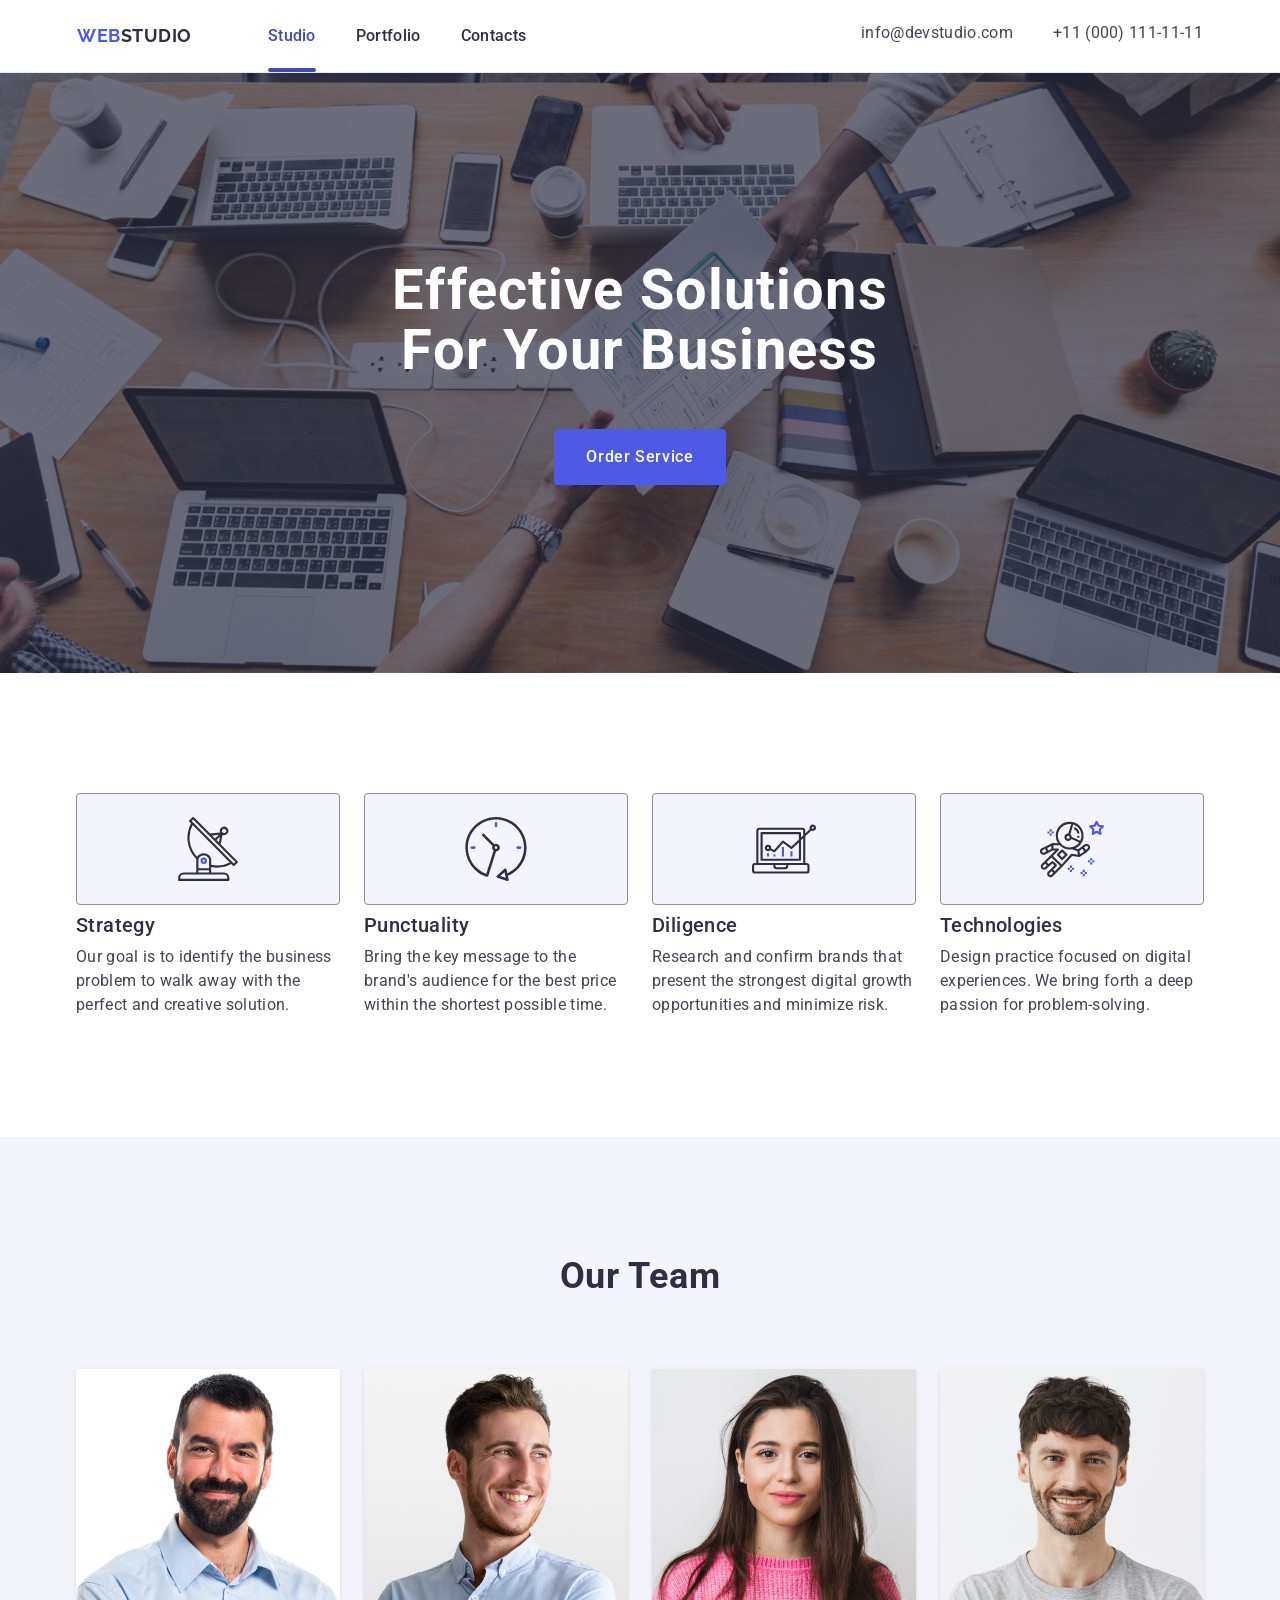
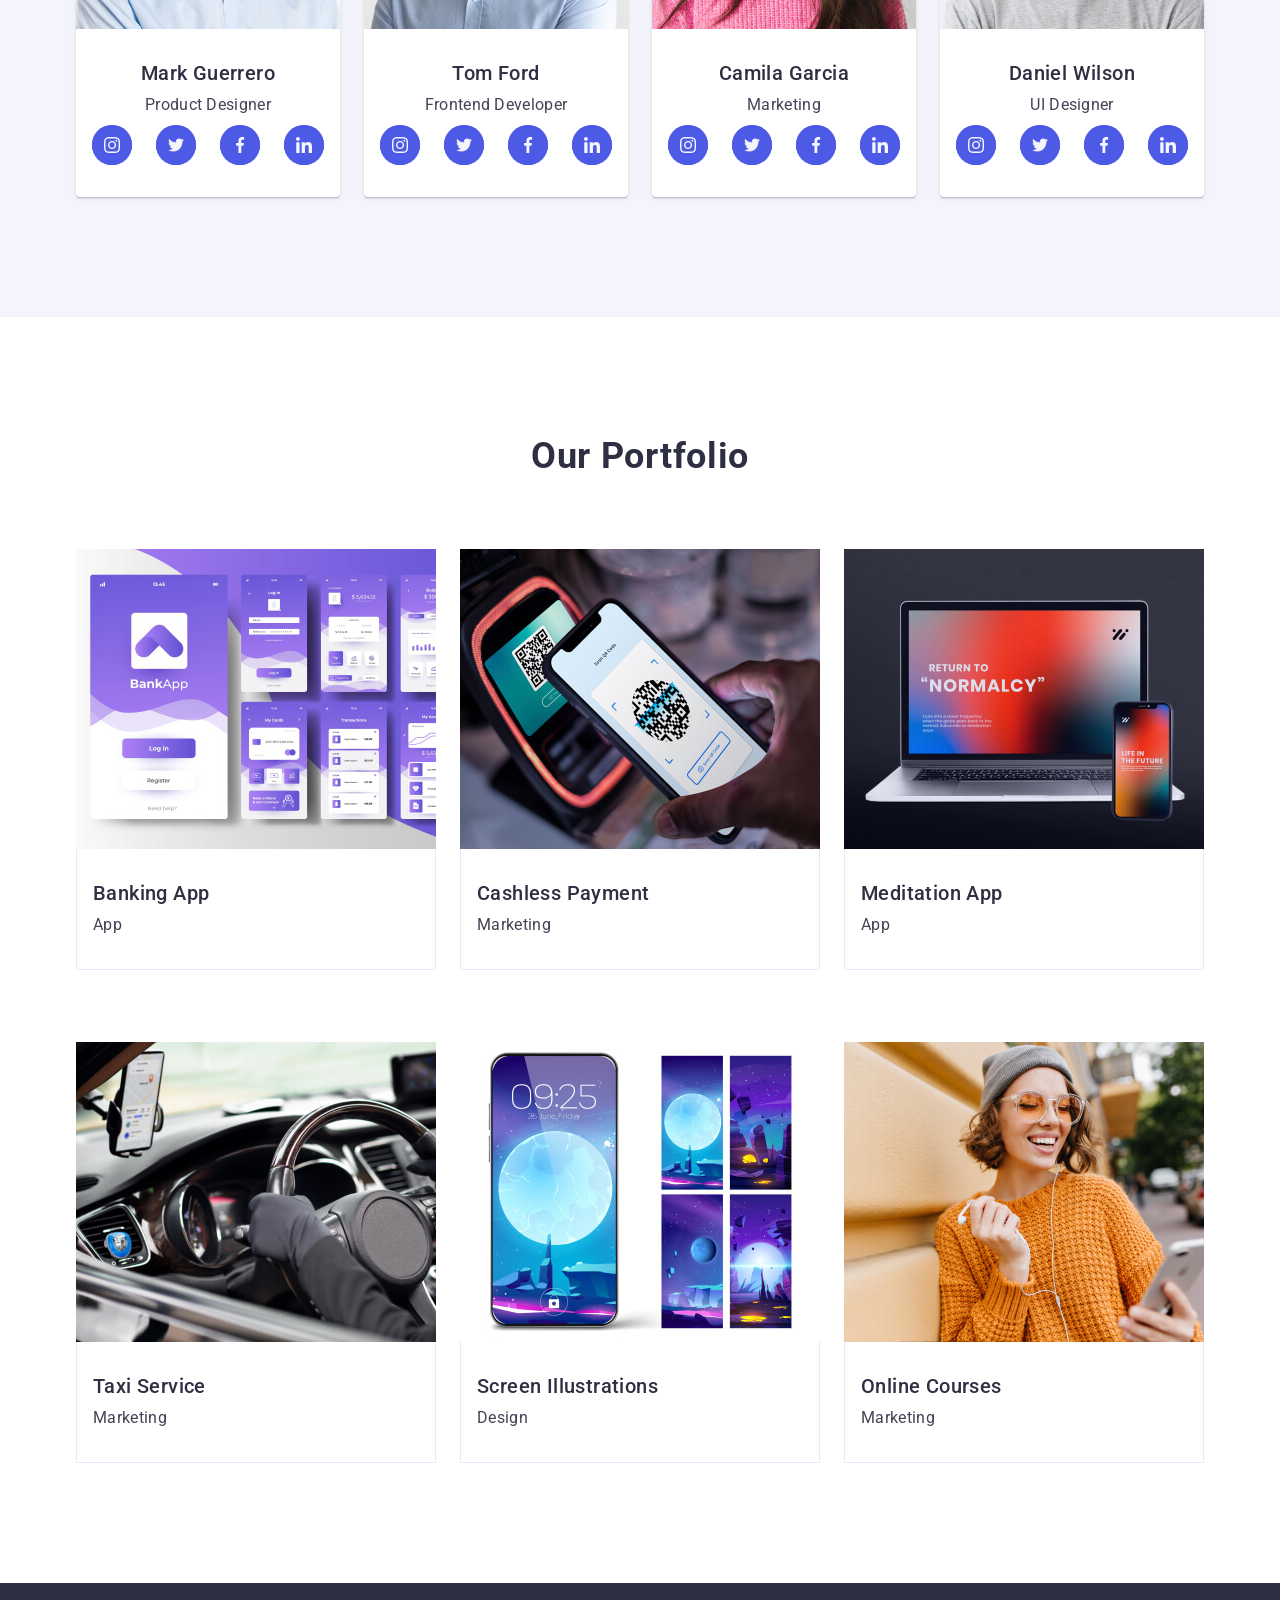
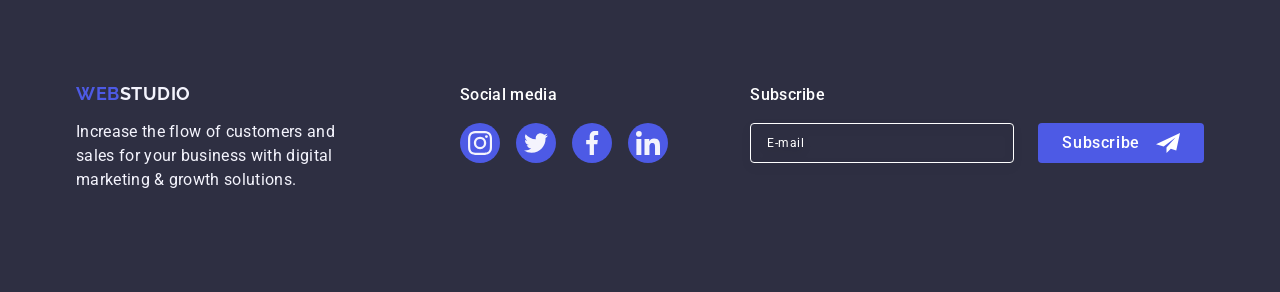
<file: index.html>
<!DOCTYPE html>
<html lang="en">
  <head>
    <meta charset="UTF-8" />
    <meta name="viewport" content="width=device-width, initial-scale=1.0" />

    <title>WebStudio</title>

    <link
      rel="stylesheet"
      href="https://cdnjs.cloudflare.com/ajax/libs/modern-normalize/2.0.0/modern-normalize.min.css"
      integrity="sha512-4xo8blKMVCiXpTaLzQSLSw3KFOVPWhm/TRtuPVc4WG6kUgjH6J03IBuG7JZPkcWMxJ5huwaBpOpnwYElP/m6wg=="
      crossorigin="anonymous"
      referrerpolicy="no-referrer"
    />

    <link rel="stylesheet" href="./css/styles.css" />
    <link rel="preconnect" href="https://fonts.googleapis.com" />
    <link rel="preconnect" href="https://fonts.gstatic.com" crossorigin />
    <link
      href="https://fonts.googleapis.com/css2?family=Open+Sans:wght@400;500;700&family=Raleway:wght@400;500;700&family=Roboto:wght@400;500;700&display=swap"
      rel="stylesheet"
    />
  </head>

  <body>
    <!-- ================= HERO ================= -->

    <header class="hero">
      <div class="container">
        <nav class="hero-nav">
          <a class="logo" href="./index.html">
            Web<span class="logo-studio">Studio</span></a
          >
          <ul class="hero-menu">
            <li class="hero-link">
              <a class="nav-link active" href="./index.html">Studio</a>
            </li>
            <li class="hero-link">
              <a class="nav-link" href="./portfolio.html">Portfolio</a>
            </li>
            <li class="hero-link">
              <a class="nav-link" href="">Contacts</a>
            </li>
          </ul>
        </nav>
        <button
          class="mobile-open-burger-btn"
          type="button"
          id="is-open-mobile"
        >
          <svg class="mobile-open-btn-icon" width="24" height="24">
            <use href="./images/icons.svg#icon-burger"></use>
          </svg>
        </button>

        <address class="hero-contacts">
          <ul class="hero-contacts-link">
            <li class="hero-item">
              <a class="contacts-link" href="mailto:info@devstudio.com"
                >info@devstudio.com</a
              >
            </li>
            <li class="hero-item">
              <a class="contacts-link" href="tel:+110001111111"
                >+11 (000) 111-11-11</a
              >
            </li>
          </ul>
        </address>
      </div>
    </header>

    <!-- ================== SECTION_1 ================== -->

    <main>
      <section class="title">
        <div class="container">
          <h1 class="title-text">Effective Solutions For Your Business</h1>
          <button class="title-btn" type="button" id="open-form-modal-btn">
            Order Service
          </button>
        </div>
      </section>

      <!-- ================== SECTION_2 ================== -->

      <section class="about">
        <div class="container">
          <h2 class="visually-hidden">About us</h2>

          <ul class="about-container">
            <li class="about-item">
              <div class="about-svg-container">
                <svg width="64" height="64">
                  <use href="./images/icons.svg#icon-antenna"></use>
                </svg>
              </div>

              <h3 class="about-subtitle">Strategy</h3>
              <p class="about-text">
                Our goal is to identify the business problem to walk away with
                the perfect and creative solution.
              </p>
            </li>

            <li class="about-item">
              <div class="about-svg-container">
                <svg width="64" height="64">
                  <use href="./images/icons.svg#icon-clock"></use>
                </svg>
              </div>

              <h3 class="about-subtitle">Punctuality</h3>
              <p class="about-text">
                Bring the key message to the brand's audience for the best price
                within the shortest possible time.
              </p>
            </li>

            <li class="about-item">
              <div class="about-svg-container">
                <svg width="64" height="64">
                  <use href="./images/icons.svg#icon-diagram"></use>
                </svg>
              </div>

              <h3 class="about-subtitle">Diligence</h3>
              <p class="about-text">
                Research and confirm brands that present the strongest digital
                growth opportunities and minimize risk.
              </p>
            </li>

            <li class="about-item">
              <div class="about-svg-container">
                <svg width="64" height="64">
                  <use href="./images/icons.svg#icon-astronaut"></use>
                </svg>
              </div>

              <h3 class="about-subtitle">Technologies</h3>
              <p class="about-text">
                Design practice focused on digital experiences. We bring forth a
                deep passion for problem-solving.
              </p>
            </li>
          </ul>
        </div>
      </section>

      <!-- ================== SECTION_3 ================== -->

      <section class="team">
        <div class="container">
          <h2 class="team-title">Our Team</h2>

          <ul class="team-conrainer">
            <li class="team-card">
              <img
                srcset="./images/mark_guerrero@2x.jpg 2x"
                src="./images/mark_guerrero.jpg"
                alt="Product Designer"
                width="264"
                height="260"
              />
              <div class="team-card-container">
                <h3 class="team-card-name">Mark Guerrero</h3>
                <p class="team-card-subtitle">Product Designer</p>

                <ul class="team-svg-container">
                  <li class="team-svg">
                    <a class="team-svg-link" href="">
                      <svg class="team-svg-social" width="16" height="16">
                        <use href="./images/icons.svg#icon-instagram"></use>
                      </svg>
                    </a>
                  </li>

                  <li class="team-svg">
                    <a class="team-svg-link" href="">
                      <svg class="team-svg-social" width="16" height="16">
                        <use href="./images/icons.svg#icon-twitter"></use>
                      </svg>
                    </a>
                  </li>

                  <li class="team-svg">
                    <a class="team-svg-link" href="">
                      <svg class="team-svg-social" width="16" height="16">
                        <use href="./images/icons.svg#icon-facebook"></use>
                      </svg>
                    </a>
                  </li>

                  <li class="team-svg">
                    <a class="team-svg-link" href="">
                      <svg class="team-svg-social" width="16" height="16">
                        <use href="./images/icons.svg#icon-linkedin"></use>
                      </svg>
                    </a>
                  </li>
                </ul>
              </div>
            </li>

            <li class="team-card">
              <img
                srcset="./images/tom_ford@2x.jpg 2x"
                src="./images/tom_ford.jpg"
                alt="Frontend Developer"
                width="264"
                height="260"
              />
              <div class="team-card-container">
                <h3 class="team-card-name">Tom Ford</h3>
                <p class="team-card-subtitle">Frontend Developer</p>

                <ul class="team-svg-container">
                  <li class="team-svg">
                    <a class="team-svg-link" href="">
                      <svg class="team-svg-social" width="16" height="16">
                        <use href="./images/icons.svg#icon-instagram"></use>
                      </svg>
                    </a>
                  </li>

                  <li class="team-svg">
                    <a class="team-svg-link" href="">
                      <svg class="team-svg-social" width="16" height="16">
                        <use href="./images/icons.svg#icon-twitter"></use>
                      </svg>
                    </a>
                  </li>

                  <li class="team-svg">
                    <a class="team-svg-link" href="">
                      <svg class="team-svg-social" width="16" height="16">
                        <use href="./images/icons.svg#icon-facebook"></use>
                      </svg>
                    </a>
                  </li>

                  <li class="team-svg">
                    <a class="team-svg-link" href="">
                      <svg class="team-svg-social" width="16" height="16">
                        <use href="./images/icons.svg#icon-linkedin"></use>
                      </svg>
                    </a>
                  </li>
                </ul>
              </div>
            </li>

            <li class="team-card">
              <img
                srcset="./images/camila_garcia@2x.jpg 2x"
                src="./images/camila_garcia.jpg"
                alt="Marketing"
                width="264"
                height="260"
              />
              <div class="team-card-container">
                <h3 class="team-card-name">Camila Garcia</h3>
                <p class="team-card-subtitle">Marketing</p>

                <ul class="team-svg-container">
                  <li class="team-svg">
                    <a class="team-svg-link" href="">
                      <svg class="team-svg-social" width="16" height="16">
                        <use href="./images/icons.svg#icon-instagram"></use>
                      </svg>
                    </a>
                  </li>

                  <li class="team-svg">
                    <a class="team-svg-link" href="">
                      <svg class="team-svg-social" width="16" height="16">
                        <use href="./images/icons.svg#icon-twitter"></use>
                      </svg>
                    </a>
                  </li>

                  <li class="team-svg">
                    <a class="team-svg-link" href="">
                      <svg class="team-svg-social" width="16" height="16">
                        <use href="./images/icons.svg#icon-facebook"></use>
                      </svg>
                    </a>
                  </li>

                  <li class="team-svg">
                    <a class="team-svg-link" href="">
                      <svg class="team-svg-social" width="16" height="16">
                        <use href="./images/icons.svg#icon-linkedin"></use>
                      </svg>
                    </a>
                  </li>
                </ul>
              </div>
            </li>

            <li class="team-card">
              <img
                srcset="./images/daniel_wilson@2x.jpg 2x"
                src="./images/daniel_wilson.jpg"
                alt="UI Designer"
                width="264"
                height="260"
              />
              <div class="team-card-container">
                <h3 class="team-card-name">Daniel Wilson</h3>
                <p class="team-card-subtitle">UI Designer</p>

                <ul class="team-svg-container">
                  <li class="team-svg">
                    <a class="team-svg-link" href="">
                      <svg class="team-svg-social" width="16" height="16">
                        <use href="./images/icons.svg#icon-instagram"></use>
                      </svg>
                    </a>
                  </li>

                  <li class="team-svg">
                    <a class="team-svg-link" href="">
                      <svg class="team-svg-social" width="16" height="16">
                        <use href="./images/icons.svg#icon-twitter"></use>
                      </svg>
                    </a>
                  </li>

                  <li class="team-svg">
                    <a class="team-svg-link" href="">
                      <svg class="team-svg-social" width="16" height="16">
                        <use href="./images/icons.svg#icon-facebook"></use>
                      </svg>
                    </a>
                  </li>

                  <li class="team-svg">
                    <a class="team-svg-link" href="">
                      <svg class="team-svg-social" width="16" height="16">
                        <use href="./images/icons.svg#icon-linkedin"></use>
                      </svg>
                    </a>
                  </li>
                </ul>
              </div>
            </li>
          </ul>
        </div>
      </section>

      <!-- ================== SECTION_4 ================== -->

      <section class="portfolio" id="portfolio">
        <div class="container">
          <h2 class="portfolio-title">Our Portfolio</h2>

          <ul class="portfolio-container">
            <li class="portfolio-card">
              <div class="portfolio-slide">
                <img
                  srcset="
                    ./images/mobile-img/banking_app_mobile.jpg    288w,
                    ./images/mobile-img/banking_app_mobile@2x.jpg 576w,
                    ./images/tablet-img/banking_app_tablet.jpg    356w,
                    ./images/tablet-img/banking_app_tablet@2x.jpg 712w,
                    ./images/banking_app.jpg                      360w,
                    ./images/banking_app@2x.jpg                   720w
                  "
                  sizes="(min-width: 1158px) 360px, (min-width: 768px) 356px, (max-width: 767px) 288px "
                  src="./images/banking_app_mobile.jpg"
                  alt="Banking App"
                />
                <p class="portfolio-slide-text">
                  14 Stylish and User-Friendly App Design Concepts · Task
                  Manager App · Calorie Tracker App · Exotic Fruit Ecommerce App
                  · Cloud Storage App
                </p>
              </div>

              <div class="portfolio-list">
                <h3 class="portfolio-name">Banking App</h3>
                <p class="portfolio-text">App</p>
              </div>
            </li>

            <li class="portfolio-card">
              <div class="portfolio-slide">
                <img
                  srcset="
                    ./images/mobile-img/cashless_ayment_mobile.jpg    288w,
                    ./images/mobile-img/cashless_ayment_mobile@2x.jpg 576w,
                    ./images/tablet-img/cashless_ayment_tablet.jpg    356w,
                    ./images/tablet-img/cashless_ayment_tablet@2x.jpg 712w,
                    ./images/cashless_ayment.jpg                      360w,
                    ./images/cashless_ayment@2x.jpg                   720w
                  "
                  sizes="(min-width: 1158px) 360px, (min-width: 768px) 356px, (max-width: 767px) 288px "
                  src="./images/mobile-img/cashless_ayment_mobile.jpg"
                  alt="Cashless Payment"
                />
                <p class="portfolio-slide-text">
                  14 Stylish and User-Friendly App Design Concepts · Task
                  Manager App · Calorie Tracker App · Exotic Fruit Ecommerce App
                  · Cloud Storage App
                </p>
              </div>

              <div class="portfolio-list">
                <h3 class="portfolio-name">Cashless Payment</h3>
                <p class="portfolio-text">Marketing</p>
              </div>
            </li>

            <li class="portfolio-card">
              <div class="portfolio-slide">
                <img
                  srcset="
                    ./images/mobile-img/meditation_app_mobile.jpg    288w,
                    ./images/mobile-img/meditation_app_mobile@2x.jpg 576w,
                    ./images/tablet-img/meditation_app_tablet.jpg    356w,
                    ./images/tablet-img/meditation_app_tablet@2x.jpg 712w,
                    ./images/meditation_app.jpg                      360w,
                    ./images/meditation_app@2x.jpg                   720w
                  "
                  sizes="(min-width: 1158px) 360px, (min-width: 768px) 356px, (max-width: 767px) 288px "
                  src="./images/mobile-img/meditation_app_mobile.jpg  "
                  alt="Meditation App"
                />

                <p class="portfolio-slide-text">
                  14 Stylish and User-Friendly App Design Concepts · Task
                  Manager App · Calorie Tracker App · Exotic Fruit Ecommerce App
                  · Cloud Storage App
                </p>
              </div>

              <div class="portfolio-list">
                <h3 class="portfolio-name">Meditation App</h3>
                <p class="portfolio-text">App</p>
              </div>
            </li>

            <li class="portfolio-card">
              <div class="portfolio-slide">
                <img
                  srcset="
                    ./images/mobile-img/taxi_mobile.jpg    288w,
                    ./images/mobile-img/taxi_mobile@2x.jpg 576w,
                    ./images/tablet-img/taxi_tablet.jpg    356w,
                    ./images/tablet-img/taxi_tablet@2x.jpg 712w,
                    ./images/taxi.jpg                      360w,
                    ./images/taxi@2x.jpg                   720w
                  "
                  sizes="(min-width: 1158px) 360px, (min-width: 768px) 356px, (max-width: 767px) 288px "
                  src="./images/mobile-img/taxi_mobile.jpg"
                  alt="Taxi Service"
                />

                <p class="portfolio-slide-text">
                  14 Stylish and User-Friendly App Design Concepts · Task
                  Manager App · Calorie Tracker App · Exotic Fruit Ecommerce App
                  · Cloud Storage App
                </p>
              </div>

              <div class="portfolio-list">
                <h3 class="portfolio-name">Taxi Service</h3>
                <p class="portfolio-text">Marketing</p>
              </div>
            </li>

            <li class="portfolio-card">
              <div class="portfolio-slide">
                <img
                  srcset="
                    ./images/mobile-img/screen_illustrations_mobile.jpg    288w,
                    ./images/mobile-img/screen_illustrations_mobile@2x.jpg 576w,
                    ./images/tablet-img/screen_illustrations_tablet.jpg    356w,
                    ./images/tablet-img/screen_illustrations_tablet@2x.jpg 712w,
                    ./images/screen_illustrations.jpg                      360w,
                    ./images/screen_illustrations@2x.jpg                   720w
                  "
                  sizes="(min-width: 1158px) 360px, (min-width: 768px) 356px, (max-width: 767px) 288px "
                  src="./images/mobile-img/screen_illustrations_mobile.jpg "
                  alt="Screen Illustrations"
                />

                <p class="portfolio-slide-text">
                  14 Stylish and User-Friendly App Design Concepts · Task
                  Manager App · Calorie Tracker App · Exotic Fruit Ecommerce App
                  · Cloud Storage App
                </p>
              </div>

              <div class="portfolio-list">
                <h3 class="portfolio-name">Screen Illustrations</h3>
                <p class="portfolio-text">Design</p>
              </div>
            </li>

            <li class="portfolio-card">
              <div class="portfolio-slide">
                <img
                  srcset="
                    ./images/mobile-img/online_courses_mobile.jpg    288w,
                    ./images/mobile-img/online_courses_mobile@2x.jpg 576w,
                    ./images/tablet-img/online_courses_tablet.jpg    356w,
                    ./images/tablet-img/online_courses_tablet@2x.jpg 712w,
                    ./images/online_courses.jpg                      360w,
                    ./images/online_courses@2x.jpg                   720w
                  "
                  sizes="(min-width: 1158px) 360px, (min-width: 768px) 356px, (max-width: 767px) 288px "
                  src="./images/mobile-img/online_courses_mobile.jpg"
                  alt="Online Courses"
                />

                <p class="portfolio-slide-text">
                  14 Stylish and User-Friendly App Design Concepts · Task
                  Manager App · Calorie Tracker App · Exotic Fruit Ecommerce App
                  · Cloud Storage App
                </p>
              </div>

              <div class="portfolio-list">
                <h3 class="portfolio-name">Online Courses</h3>
                <p class="portfolio-text">Marketing</p>
              </div>
            </li>
          </ul>
        </div>
      </section>
    </main>

    <!-- ================== FOOTER ================== -->

    <footer class="footer" id="contacts">
      <div class="container">
        <div class="footer-box">
          <a class="logo-footer" href="./index.html">
            Web<span class="logo-studio-footer">Studio</span></a
          >

          <p class="footer-cont-text">
            Increase the flow of customers and sales for your business with
            digital marketing & growth solutions.
          </p>
        </div>

        <div class="footer-social">
          <p class="footer-title">Social media</p>

          <ul class="footer-svg-container">
            <li class="footer-svg">
              <a class="footer-svg-link" href="">
                <svg class="footer-social" width="24" height="24" fill="#FFF">
                  <use href="./images/icons.svg#icon-instagram"></use>
                </svg>
              </a>
            </li>

            <li class="footer-svg">
              <a class="footer-svg-link" href="">
                <svg class="footer-social" width="24" height="24" fill="#FFF">
                  <use href="./images/icons.svg#icon-twitter"></use>
                </svg>
              </a>
            </li>

            <li class="footer-svg">
              <a class="footer-svg-link" href="">
                <svg class="footer-social" width="24" height="24" fill="#FFF">
                  <use href="./images/icons.svg#icon-facebook"></use>
                </svg>
              </a>
            </li>

            <li class="footer-svg">
              <a class="footer-svg-link" href="">
                <svg class="footer-social" width="24" height="24" fill="#FFF">
                  <use href="./images/icons.svg#icon-linkedin"></use>
                </svg>
              </a>
            </li>
          </ul>
        </div>

        <div class="footer-subscribe">
          <p class="footer-title">Subscribe</p>

          <form class="footer-search-container">
            <label class="footer-search">
              <input
                class="footer-subscribe-search"
                type="email"
                name="user-email-footer"
                placeholder="E-mail"
                required
              />
            </label>
            <button class="footer-subscribe-button" type="submit">
              Subscribe
              <svg
                class="footer-subscribe-svg"
                width="24"
                height="24"
                fill="#FFF"
              >
                <use href="./images/icons.svg#icon-airline"></use>
              </svg>
            </button>
          </form>
        </div>
      </div>
    </footer>

    <!-- ======================== MODAL ======================== -->

    <div class="backdrop" id="form-modal">
      <div class="modal-form-container">
        <button class="modal-close-btn" type="button">
          <svg class="modal-svg-close" width="8" height="8">
            <use href="./images/icons.svg#icon-close"></use>
          </svg>
        </button>

        <!-- ======================== REVIEW FORM WINDOW ======================== -->

        <p class="modal-title">Leave your contacts and we will call you back</p>

        <form class="modal-form" id="form">
          <div class="modal-review-form-field">
            <label class="modal-stroke" for="user-name">Name</label>
            <div class="modal-stroke-wrapper">
              <input
                class="modal-stroke-item"
                type="text"
                name="user-name"
                id="user-name"
                required
                pattern="[a-zA-Zа-яА-ЯіІїЇєЄґҐйЙʼ]+"
                title="Alex"
              />
              <svg class="modal-svg-items" width="18" height="24">
                <use href="./images/icons.svg#icon-person"></use>
              </svg>
            </div>
          </div>

          <div class="modal-review-form-field">
            <label class="modal-stroke" for="phone-number">Phone</label>
            <div class="modal-stroke-wrapper">
              <input
                class="modal-stroke-item"
                type="tel"
                name="phone-number"
                id="phone-number"
                required
                pattern="[0-9]{3}-[0-9]{3}-[0-9]{2}-[0-9]{2}"
                title="xxx-xxx-xx-xx"
              />
              <svg class="modal-svg-items" width="18" height="24">
                <use href="./images/icons.svg#icon-phone"></use>
              </svg>
            </div>
          </div>

          <div class="modal-review-form-field">
            <label class="modal-stroke" for="user-email">Email</label>
            <div class="modal-stroke-wrapper">
              <input
                class="modal-stroke-item"
                type="email"
                name="user-email"
                id="user-email"
                required
              />
              <svg class="modal-svg-items" width="18" height="24">
                <use href="./images/icons.svg#icon-email"></use>
              </svg>
            </div>
          </div>

          <div class="review-form-field-checkbox">
            <label class="modal-stroke" for="user-comment">Comment</label>
            <textarea
              class="modal-comment"
              name="user-comment"
              id="user-comment"
              placeholder="Text input"
            ></textarea>
          </div>

          <!-- ======================== MODAL CHECKBOX ======================== -->

          <div class="modal-checkbox-field-wrapper">
            <input
              class="modal-checkbox visually-hidden"
              type="checkbox"
              id="user-privacy"
              value="true"
              name="user-privacy"
              required
            />

            <label class="modal-checkbox-label" for="user-privacy">
              <span class="modal-checkbox-privaice">
                <svg class="modal-checkbox-svg" width="10" height="8">
                  <use href="./images/icons.svg#icon-check"></use>
                </svg>
              </span>
            </label>
            <div class="modal-checkbox-text">
              I accept the terms and conditions of the
              <a class="modal-link" href="">Privacy Policy</a>
            </div>
          </div>
          <button class="modal-btn" type="submit" id="launch-btn">Send</button>
        </form>
      </div>
    </div>

    <!-- ======================== MOBILE MODAL BURGER ======================== -->

    <div class="mobile-backdrop" id="mobile-form">
      <div class="mobile-close-button">
        <button class="mobile-close-btn" type="button" id="mobile-close-btn">
          <svg class="modal-mobile-checkbox-svg" width="8" height="8">
            <use href="./images/icons.svg#icon-mobile-close-btn"></use>
          </svg>
        </button>
      </div>
      <div class="mobile-modal-hero-nav">
        <ul class="mobile-modal-hero-menu">
          <li class="mobile-modal-hero-link">
            <a class="mobile-modal-nav-link active-mobile" href="./index.html"
              >Studio</a
            >
          </li>
          <li class="mobile-modal-hero-link">
            <a class="mobile-modal-nav-link" href="./portfolio.html"
              >Portfolio</a
            >
          </li>
          <li class="mobile-modal-hero-link">
            <a class="mobile-modal-nav-link" href="">Contacts</a>
          </li>
        </ul>
      </div>

      <div class="mobile-hero-contacts">
        <ul class="mobile-hero-contacts-link">
          <li class="mobile-hero-item">
            <a class="mobile-contacts-link" href="tel:+110001111111"
              >+11 (000) 111-11-11</a
            >
          </li>
          <li class="mobile-hero-item">
            <a class="mobile-contacts-link" href="mailto:info@devstudio.com">
              <span>info@devstudio.com</span></a
            >
          </li>
        </ul>
      </div>

      <div class="mobile-social-svg-link">
        <ul class="mobile-svg-container">
          <li class="mobile-svg">
            <a class="mobile-svg-link" href="">
              <svg class="mobile-svg-social" width="24" height="24">
                <use href="./images/icons.svg#icon-instagram"></use>
              </svg>
            </a>
          </li>

          <li class="mobile-svg">
            <a class="mobile-svg-link" href="">
              <svg class="mobile-svg-social" width="24" height="24">
                <use href="./images/icons.svg#icon-twitter"></use>
              </svg>
            </a>
          </li>

          <li class="mobile-svg">
            <a class="mobile-svg-link" href="">
              <svg class="mobile-svg-social" width="24" height="24">
                <use href="./images/icons.svg#icon-facebook"></use>
              </svg>
            </a>
          </li>

          <li class="mobile-svg">
            <a class="mobile-svg-link" href="">
              <svg class="mobile-svg-social" width="24" height="24">
                <use href="./images/icons.svg#icon-linkedin"></use>
              </svg>
            </a>
          </li>
        </ul>
      </div>
    </div>
    <script src="./js/form.js"></script>
    <script src="./js/burger.js"></script>
  </body>
</html>
</file>
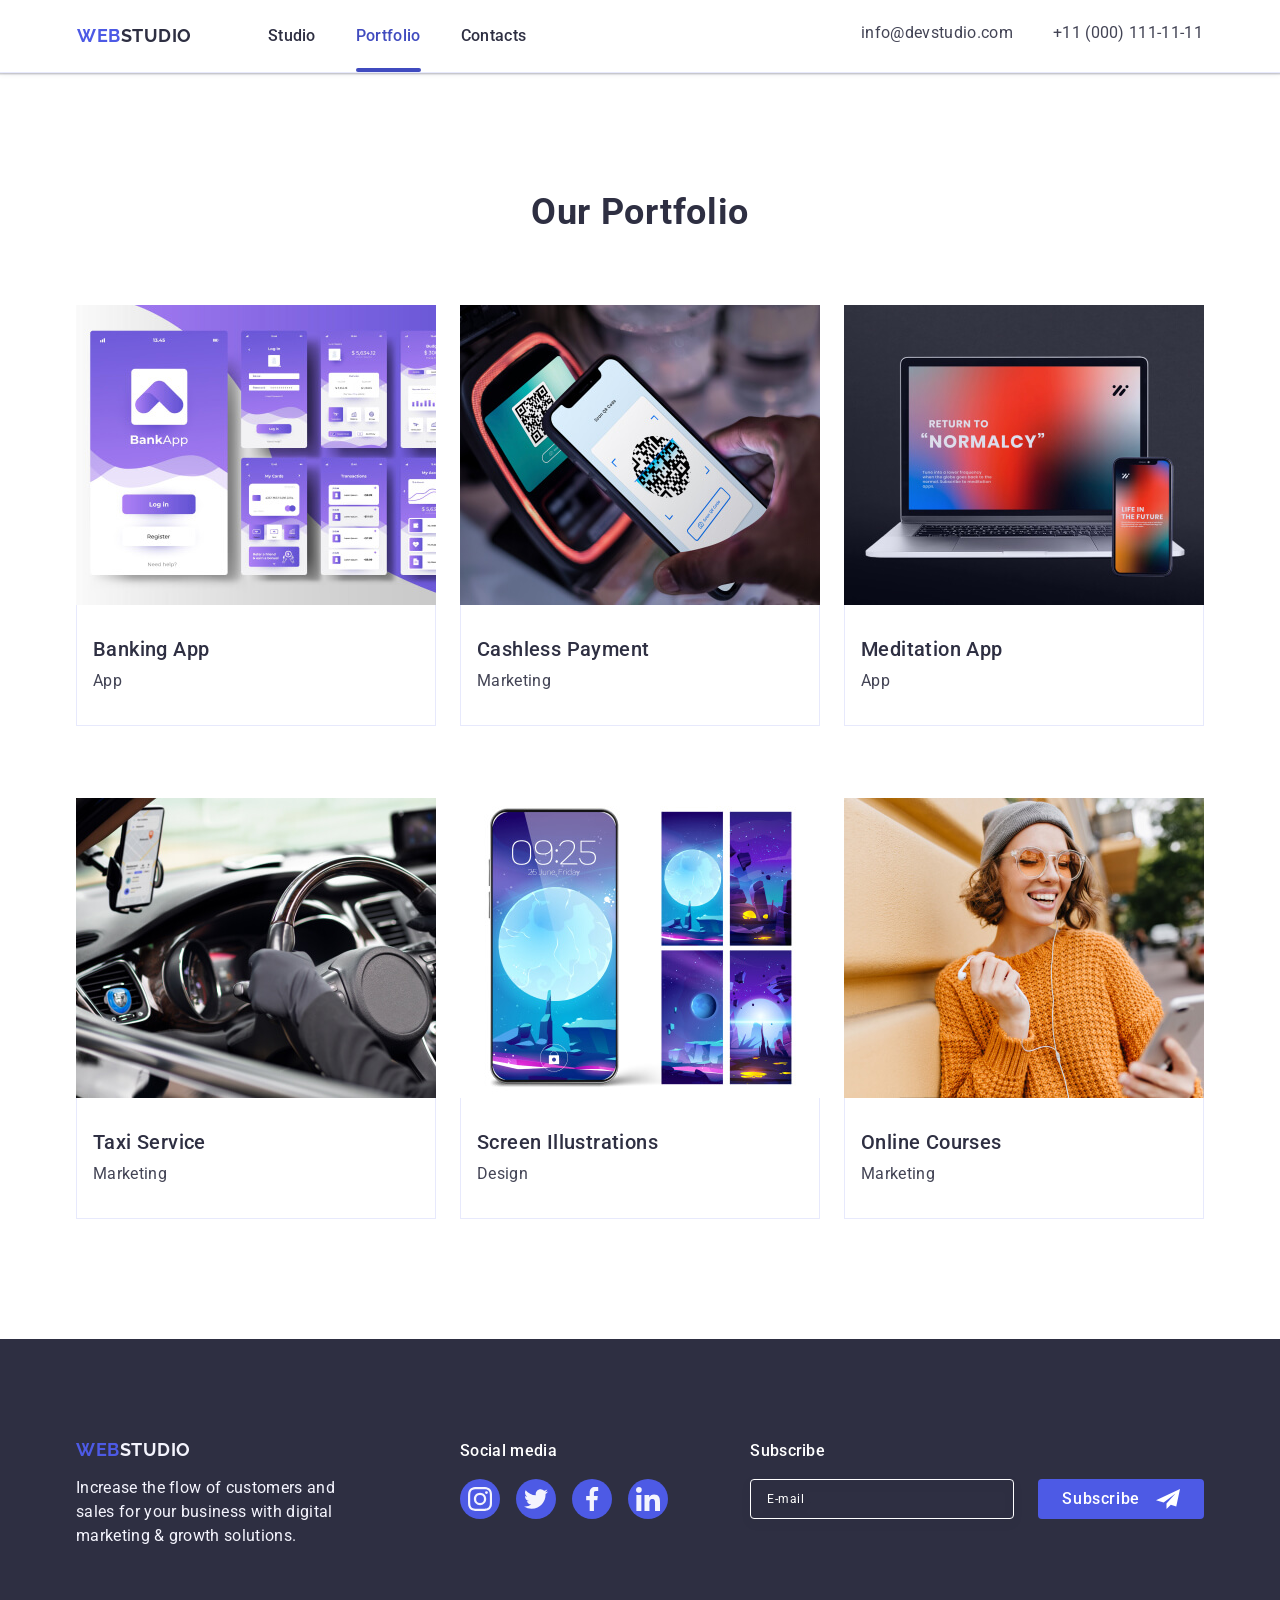
<file: portfolio.html>
<!DOCTYPE html>
<html lang="en">
  <head>
    <meta charset="UTF-8" />
    <meta name="viewport" content="width=device-width, initial-scale=1.0" />

    <title>WebStudio</title>

    <link
      rel="stylesheet"
      href="https://cdnjs.cloudflare.com/ajax/libs/modern-normalize/2.0.0/modern-normalize.min.css"
      integrity="sha512-4xo8blKMVCiXpTaLzQSLSw3KFOVPWhm/TRtuPVc4WG6kUgjH6J03IBuG7JZPkcWMxJ5huwaBpOpnwYElP/m6wg=="
      crossorigin="anonymous"
      referrerpolicy="no-referrer"
    />

    <link rel="stylesheet" href="./css/styles.css" />
    <link rel="preconnect" href="https://fonts.googleapis.com" />
    <link rel="preconnect" href="https://fonts.gstatic.com" crossorigin />
    <link
      href="https://fonts.googleapis.com/css2?family=Open+Sans:wght@400;500;700&family=Raleway:wght@400;500;700&family=Roboto:wght@400;500;700&display=swap"
      rel="stylesheet"
    />
  </head>
  <body>
    <header class="hero">
      <div class="container">
        <nav class="hero-nav">
          <a class="logo" href="./index.html">
            Web<span class="logo-studio">Studio</span></a
          >
          <ul class="hero-menu">
            <li class="hero-link">
              <a class="nav-link" href="./index.html">Studio</a>
            </li>
            <li class="hero-link">
              <a class="nav-link active" href="./portfolio.html">Portfolio</a>
            </li>
            <li class="hero-link">
              <a class="nav-link" href="">Contacts</a>
            </li>
          </ul>
        </nav>
        <button
          class="mobile-open-burger-btn"
          type="button"
          id="is-open-mobile"
        >
          <svg class="mobile-open-btn-icon" width="24" height="24">
            <use href="./images/icons.svg#icon-burger"></use>
          </svg>
        </button>

        <address class="hero-contacts">
          <ul class="hero-contacts-link">
            <li class="hero-item">
              <a class="contacts-link" href="mailto:info@devstudio.com"
                >info@devstudio.com</a
              >
            </li>
            <li class="hero-item">
              <a class="contacts-link" href="tel:+110001111111"
                >+11 (000) 111-11-11</a
              >
            </li>
          </ul>
        </address>
      </div>
    </header>
    <section class="portfolio" id="portfolio">
      <div class="container">
        <h2 class="portfolio-title">Our Portfolio</h2>

        <ul class="portfolio-container">
          <li class="portfolio-card">
            <div class="portfolio-slide">
              <img
                srcset="
                  ./images/mobile-img/banking_app_mobile.jpg    288w,
                  ./images/mobile-img/banking_app_mobile@2x.jpg 576w,
                  ./images/tablet-img/banking_app_tablet.jpg    356w,
                  ./images/tablet-img/banking_app_tablet@2x.jpg 712w,
                  ./images/banking_app.jpg                      360w,
                  ./images/banking_app@2x.jpg                   720w
                "
                sizes="(min-width: 1158px) 360px, (min-width: 768px) 356px, (max-width: 767px) 288px "
                src="./images/banking_app_mobile.jpg"
                alt="Banking App"
              />
              <p class="portfolio-slide-text">
                14 Stylish and User-Friendly App Design Concepts · Task Manager
                App · Calorie Tracker App · Exotic Fruit Ecommerce App · Cloud
                Storage App
              </p>
            </div>

            <div class="portfolio-list">
              <h3 class="portfolio-name">Banking App</h3>
              <p class="portfolio-text">App</p>
            </div>
          </li>

          <li class="portfolio-card">
            <div class="portfolio-slide">
              <img
                srcset="
                  ./images/mobile-img/cashless_ayment_mobile.jpg    288w,
                  ./images/mobile-img/cashless_ayment_mobile@2x.jpg 576w,
                  ./images/tablet-img/cashless_ayment_tablet.jpg    356w,
                  ./images/tablet-img/cashless_ayment_tablet@2x.jpg 712w,
                  ./images/cashless_ayment.jpg                      360w,
                  ./images/cashless_ayment@2x.jpg                   720w
                "
                sizes="(min-width: 1158px) 360px, (min-width: 768px) 356px, (max-width: 767px) 288px "
                src="./images/mobile-img/cashless_ayment_mobile.jpg"
                alt="Cashless Payment"
              />
              <p class="portfolio-slide-text">
                14 Stylish and User-Friendly App Design Concepts · Task Manager
                App · Calorie Tracker App · Exotic Fruit Ecommerce App · Cloud
                Storage App
              </p>
            </div>

            <div class="portfolio-list">
              <h3 class="portfolio-name">Cashless Payment</h3>
              <p class="portfolio-text">Marketing</p>
            </div>
          </li>

          <li class="portfolio-card">
            <div class="portfolio-slide">
              <img
                srcset="
                  ./images/mobile-img/meditation_app_mobile.jpg    288w,
                  ./images/mobile-img/meditation_app_mobile@2x.jpg 576w,
                  ./images/tablet-img/meditation_app_tablet.jpg    356w,
                  ./images/tablet-img/meditation_app_tablet@2x.jpg 712w,
                  ./images/meditation_app.jpg                      360w,
                  ./images/meditation_app@2x.jpg                   720w
                "
                sizes="(min-width: 1158px) 360px, (min-width: 768px) 356px, (max-width: 767px) 288px "
                src="./images/mobile-img/meditation_app_mobile.jpg  "
                alt="Meditation App"
              />

              <p class="portfolio-slide-text">
                14 Stylish and User-Friendly App Design Concepts · Task Manager
                App · Calorie Tracker App · Exotic Fruit Ecommerce App · Cloud
                Storage App
              </p>
            </div>

            <div class="portfolio-list">
              <h3 class="portfolio-name">Meditation App</h3>
              <p class="portfolio-text">App</p>
            </div>
          </li>

          <li class="portfolio-card">
            <div class="portfolio-slide">
              <img
                srcset="
                  ./images/mobile-img/taxi_mobile.jpg    288w,
                  ./images/mobile-img/taxi_mobile@2x.jpg 576w,
                  ./images/tablet-img/taxi_tablet.jpg    356w,
                  ./images/tablet-img/taxi_tablet@2x.jpg 712w,
                  ./images/taxi.jpg                      360w,
                  ./images/taxi@2x.jpg                   720w
                "
                sizes="(min-width: 1158px) 360px, (min-width: 768px) 356px, (max-width: 767px) 288px "
                src="./images/mobile-img/taxi_mobile.jpg"
                alt="Taxi Service"
              />

              <p class="portfolio-slide-text">
                14 Stylish and User-Friendly App Design Concepts · Task Manager
                App · Calorie Tracker App · Exotic Fruit Ecommerce App · Cloud
                Storage App
              </p>
            </div>

            <div class="portfolio-list">
              <h3 class="portfolio-name">Taxi Service</h3>
              <p class="portfolio-text">Marketing</p>
            </div>
          </li>

          <li class="portfolio-card">
            <div class="portfolio-slide">
              <img
                srcset="
                  ./images/mobile-img/screen_illustrations_mobile.jpg    288w,
                  ./images/mobile-img/screen_illustrations_mobile@2x.jpg 576w,
                  ./images/tablet-img/screen_illustrations_tablet.jpg    356w,
                  ./images/tablet-img/screen_illustrations_tablet@2x.jpg 712w,
                  ./images/screen_illustrations.jpg                      360w,
                  ./images/screen_illustrations@2x.jpg                   720w
                "
                sizes="(min-width: 1158px) 360px, (min-width: 768px) 356px, (max-width: 767px) 288px "
                src="./images/mobile-img/screen_illustrations_mobile.jpg "
                alt="Screen Illustrations"
              />

              <p class="portfolio-slide-text">
                14 Stylish and User-Friendly App Design Concepts · Task Manager
                App · Calorie Tracker App · Exotic Fruit Ecommerce App · Cloud
                Storage App
              </p>
            </div>

            <div class="portfolio-list">
              <h3 class="portfolio-name">Screen Illustrations</h3>
              <p class="portfolio-text">Design</p>
            </div>
          </li>

          <li class="portfolio-card">
            <div class="portfolio-slide">
              <img
                srcset="
                  ./images/mobile-img/online_courses_mobile.jpg    288w,
                  ./images/mobile-img/online_courses_mobile@2x.jpg 576w,
                  ./images/tablet-img/online_courses_tablet.jpg    356w,
                  ./images/tablet-img/online_courses_tablet@2x.jpg 712w,
                  ./images/online_courses.jpg                      360w,
                  ./images/online_courses@2x.jpg                   720w
                "
                sizes="(min-width: 1158px) 360px, (min-width: 768px) 356px, (max-width: 767px) 288px "
                src="./images/mobile-img/online_courses_mobile.jpg"
                alt="Online Courses"
              />

              <p class="portfolio-slide-text">
                14 Stylish and User-Friendly App Design Concepts · Task Manager
                App · Calorie Tracker App · Exotic Fruit Ecommerce App · Cloud
                Storage App
              </p>
            </div>

            <div class="portfolio-list">
              <h3 class="portfolio-name">Online Courses</h3>
              <p class="portfolio-text">Marketing</p>
            </div>
          </li>
        </ul>
      </div>
    </section>
    <footer class="footer" id="contacts">
      <div class="container">
        <div class="footer-box">
          <a class="logo-footer" href="./index.html">
            Web<span class="logo-studio-footer">Studio</span></a
          >

          <p class="footer-cont-text">
            Increase the flow of customers and sales for your business with
            digital marketing & growth solutions.
          </p>
        </div>

        <div class="footer-social">
          <p class="footer-title">Social media</p>

          <ul class="footer-svg-container">
            <li class="footer-svg">
              <a class="footer-svg-link" href="">
                <svg class="footer-social" width="24" height="24" fill="#FFF">
                  <use href="./images/icons.svg#icon-instagram"></use>
                </svg>
              </a>
            </li>

            <li class="footer-svg">
              <a class="footer-svg-link" href="">
                <svg class="footer-social" width="24" height="24" fill="#FFF">
                  <use href="./images/icons.svg#icon-twitter"></use>
                </svg>
              </a>
            </li>

            <li class="footer-svg">
              <a class="footer-svg-link" href="">
                <svg class="footer-social" width="24" height="24" fill="#FFF">
                  <use href="./images/icons.svg#icon-facebook"></use>
                </svg>
              </a>
            </li>

            <li class="footer-svg">
              <a class="footer-svg-link" href="">
                <svg class="footer-social" width="24" height="24" fill="#FFF">
                  <use href="./images/icons.svg#icon-linkedin"></use>
                </svg>
              </a>
            </li>
          </ul>
        </div>

        <div class="footer-subscribe">
          <p class="footer-title">Subscribe</p>

          <form class="footer-search-container">
            <label class="footer-search">
              <input
                class="footer-subscribe-search"
                type="email"
                name="user-email-footer"
                placeholder="E-mail"
                required
              />
            </label>
            <button class="footer-subscribe-button" type="submit">
              Subscribe
              <svg
                class="footer-subscribe-svg"
                width="24"
                height="24"
                fill="#FFF"
              >
                <use href="./images/icons.svg#icon-airline"></use>
              </svg>
            </button>
          </form>
        </div>
      </div>
    </footer>
    <!-- ======================== MODAL ======================== -->

    <div class="backdrop" id="form-modal">
      <div class="modal-form-container">
        <button class="modal-close-btn" type="button">
          <svg class="modal-svg-close" width="8" height="8">
            <use href="./images/icons.svg#icon-close"></use>
          </svg>
        </button>

        <!-- ======================== REVIEW FORM WINDOW ======================== -->

        <p class="modal-title">Leave your contacts and we will call you back</p>

        <form class="modal-form" id="form">
          <div class="modal-review-form-field">
            <label class="modal-stroke" for="user-name">Name</label>
            <div class="modal-stroke-wrapper">
              <input
                class="modal-stroke-item"
                type="text"
                name="user-name"
                id="user-name"
                required
                pattern="[a-zA-Zа-яА-ЯіІїЇєЄґҐйЙʼ]+"
                title="Alex"
              />
              <svg class="modal-svg-items" width="18" height="24">
                <use href="./images/icons.svg#icon-person"></use>
              </svg>
            </div>
          </div>

          <div class="modal-review-form-field">
            <label class="modal-stroke" for="phone-number">Phone</label>
            <div class="modal-stroke-wrapper">
              <input
                class="modal-stroke-item"
                type="tel"
                name="phone-number"
                id="phone-number"
                required
                pattern="[0-9]{3}-[0-9]{3}-[0-9]{2}-[0-9]{2}"
                title="xxx-xxx-xx-xx"
              />
              <svg class="modal-svg-items" width="18" height="24">
                <use href="./images/icons.svg#icon-phone"></use>
              </svg>
            </div>
          </div>

          <div class="modal-review-form-field">
            <label class="modal-stroke" for="user-email">Email</label>
            <div class="modal-stroke-wrapper">
              <input
                class="modal-stroke-item"
                type="email"
                name="user-email"
                id="user-email"
                required
              />
              <svg class="modal-svg-items" width="18" height="24">
                <use href="./images/icons.svg#icon-email"></use>
              </svg>
            </div>
          </div>

          <div class="review-form-field-checkbox">
            <label class="modal-stroke" for="user-comment">Comment</label>
            <textarea
              class="modal-comment"
              name="user-comment"
              id="user-comment"
              placeholder="Text input"
            ></textarea>
          </div>

          <!-- ======================== MODAL CHECKBOX ======================== -->

          <div class="modal-checkbox-field-wrapper">
            <input
              class="modal-checkbox visually-hidden"
              type="checkbox"
              id="user-privacy"
              value="true"
              name="user-privacy"
              required
            />

            <label class="modal-checkbox-label" for="user-privacy">
              <span class="modal-checkbox-privaice">
                <svg class="modal-checkbox-svg" width="10" height="8">
                  <use href="./images/icons.svg#icon-check"></use>
                </svg>
              </span>
            </label>
            <div class="modal-checkbox-text">
              I accept the terms and conditions of the
              <a class="modal-link" href="">Privacy Policy</a>
            </div>
          </div>
          <button class="modal-btn" type="submit" id="launch-btn">Send</button>
        </form>
      </div>
    </div>

    <!-- ======================== MOBILE MODAL BURGER ======================== -->

    <div class="mobile-backdrop" id="mobile-form">
      <div class="mobile-close-button">
        <button class="mobile-close-btn" type="button" id="mobile-close-btn">
          <svg class="modal-mobile-checkbox-svg" width="8" height="8">
            <use href="./images/icons.svg#icon-mobile-close-btn"></use>
          </svg>
        </button>
      </div>
      <div class="mobile-modal-hero-nav">
        <ul class="mobile-modal-hero-menu">
          <li class="mobile-modal-hero-link">
            <a class="mobile-modal-nav-link" href="./index.html">Studio</a>
          </li>
          <li class="mobile-modal-hero-link">
            <a
              class="mobile-modal-nav-link active-mobile"
              href="./portfolio.html"
              >Portfolio</a
            >
          </li>
          <li class="mobile-modal-hero-link">
            <a class="mobile-modal-nav-link" href="">Contacts</a>
          </li>
        </ul>
      </div>

      <div class="mobile-hero-contacts">
        <ul class="mobile-hero-contacts-link">
          <li class="mobile-hero-item">
            <a class="mobile-contacts-link" href="tel:+110001111111"
              >+11 (000) 111-11-11</a
            >
          </li>
          <li class="mobile-hero-item">
            <a class="mobile-contacts-link" href="mailto:info@devstudio.com">
              <span>info@devstudio.com</span></a
            >
          </li>
        </ul>
      </div>

      <div class="mobile-social-svg-link">
        <ul class="mobile-svg-container">
          <li class="mobile-svg">
            <a class="mobile-svg-link" href="">
              <svg class="mobile-svg-social" width="24" height="24">
                <use href="./images/icons.svg#icon-instagram"></use>
              </svg>
            </a>
          </li>

          <li class="mobile-svg">
            <a class="mobile-svg-link" href="">
              <svg class="mobile-svg-social" width="24" height="24">
                <use href="./images/icons.svg#icon-twitter"></use>
              </svg>
            </a>
          </li>

          <li class="mobile-svg">
            <a class="mobile-svg-link" href="">
              <svg class="mobile-svg-social" width="24" height="24">
                <use href="./images/icons.svg#icon-facebook"></use>
              </svg>
            </a>
          </li>

          <li class="mobile-svg">
            <a class="mobile-svg-link" href="">
              <svg class="mobile-svg-social" width="24" height="24">
                <use href="./images/icons.svg#icon-linkedin"></use>
              </svg>
            </a>
          </li>
        </ul>
      </div>
    </div>
    <script src="./js/burger.js"></script>
  </body>
</html>
</file>
<file: css/styles.css>
:root {
    --white: #ffffff;
    --primary-brand: #4d5ae5;
    --dark: #2e2f42;
    --success: #31d0aa;
    --text: #434455;
    --subtletext: #8e8f99;
    --accent: #e7e9fc;
    --light: #f4f4fd;
    --ftr: #31d0aa;
    --ocean: #404bbf;
    --DAIRY: #FCFCFC;
    --trasition: 250ms cubic-bezier(0.4, 0, 0.2, 1);
    --main-font: Roboto, sans-serif;
    --secondary-font: Raleway, sans-serif;
}

*,
*::before,
*::after {
    box-sizing: border-box;
}

ul,
ol {
    margin: 0;
    padding-left: 0;
    list-style-type: none;
}

h1,
h2,
h3,
h4,
h5,
h6,
p {
    margin: 0;
    padding: 0;
}

img {
    display: block;
    max-width: 100%;
}

body {
    font-family: 'Roboto', sans-serif;
    color: var(--text);
    background-color: #ffffff;
}

.container {
    max-width: 367px;
    margin: 0 auto;
    padding: 0 15px;
}

.visually-hidden {
    position: absolute;
    width: 1px;
    height: 1px;
    margin: -1px;
    border: 0;
    padding: 0;

    white-space: nowrap;
    clip-path: inset(100%);
    clip: rect(0 0 0 0);
    overflow: hidden;
}

/* ================== HEADER MOBILE STYLE ================== */

header>.container {
    display: flex;
    justify-content: space-between;
    padding: 16px;
}

.logo {
    margin-right: 76px;

    font-family: 'Raleway', sans-serif;
    font-weight: 700;
    font-size: 18px;
    line-height: 1.17;
    letter-spacing: 0.03em;
    text-decoration: none;
    color: var(--primary-brand);
    text-transform: uppercase;
}

.logo-studio {
    color: var(--dark);
}

.hero-menu {
    display: none;
}

.hero-contacts {
    display: none;
}

.mobile-open-burger-btn {
    fill: #2F2F37;
    padding: 0;
    line-height: 0;
    background-color: #ffffff;
    border: none;
}

@media screen and (min-width: 768px) {
    .mobile-open-burger-btn {
        display: none;
    }
}

/* ================== MODAL MOBILE STYLE ================== */

.mobile-backdrop {
    display: flex;
    flex-direction: column;

    position: fixed;
    top: 0;
    left: 0;
    width: 100%;
    height: 100%;
    z-index: 1000;
    background-color: #ffffff;

    padding: 72px 16px 40px 16px;

    opacity: 0;
    pointer-events: none;
    visibility: hidden;
    transition: opacity 250ms cubic-bezier(0.4, 0, 0.2, 1),
        visibility 250ms cubic-bezier(0.4, 0, 0.2, 1);
}

.is-open-mobile {
    opacity: 1;
    pointer-events: auto;
    visibility: visible;
}

.mobile-close-button {
    position: absolute;
    top: 24px;
    right: 24px;
}

.mobile-close-btn {
    font-size: 0%;
    width: 24px;
    height: 24px;
    background-color: transparent;
    border: 2px solid rgba(0, 0, 0, 0.1);
    border-radius: 50%;
}

.mobile-modal-hero-nav {
    margin-bottom: auto;
}

.mobile-modal-nav-link {
    display: flex;
    font-family: 'Roboto';
    font-size: 36px;
    font-weight: 700;
    line-height: 0.6;
    letter-spacing: 0.03em;
    text-decoration: none;
    text-transform: uppercase;

    color: var(--dark);
    margin-bottom: 40px;
    text-transform: capitalize;
}

.active-mobile {
    color: var(--ocean);
}

.mobile-hero-contacts {
    margin-bottom: auto;
}

.mobile-hero-item {
    margin-bottom: 24px;
}

.mobile-contacts-link {
    font-family: 'Roboto';
    font-size: 20px;
    font-weight: 500;
    font-style: normal;
    line-height: 1.2;
    letter-spacing: 0.02em;
    text-decoration: none;
    color: #404bbf;
}

.mobile-contacts-link span {
    color: #434455;
}

.mobile-svg-container {
    display: flex;
    gap: 16px;
}

.mobile-svg {
    width: 40px;
    height: 40px;
}

.mobile-svg-link {
    display: flex;
    flex-direction: column;
    justify-content: center;
    align-items: center;
    cursor: pointer;

    width: 100%;
    height: 100%;
    border-radius: 50%;

    background-color: var(--primary-brand);

}

.mobile-svg-social {
    fill: var(--light);
}

/* ================== /MODAL MOBILE STYLE ================== */

/* ================== SECTION_1 ================== */

.title {

    background-image: linear-gradient(to bottom,
            rgba(46, 47, 66, 0.7),
            rgba(46, 47, 66, 0.7)),
        url(../images/mobile-img/mobile_bg.jpg);
    background-position: center;
    background-repeat: no-repeat;
    background-size: cover;
    background-color: var(--dark);
    max-width: 768px;

    padding: 72px 0;
}

@media screen and (min-resolution: 192dpi) and (min-width: 320px),
screen and (min-resolution: 2dppx) and (min-width: 320px),
screen and (min-device-pixel-ratio: 2) and (min-width: 320px) {
    .title {
        background-image: linear-gradient(to bottom,
                rgba(46, 47, 66, 0.7),
                rgba(46, 47, 66, 0.7)),
            url(../images/mobile-img/mobile_bg@2x.jpg);
    }
}

.title-text {
    max-width: 288px;
    margin: 0 auto;
    margin-bottom: 72px;

    font-size: 36px;
    font-weight: 700;
    line-height: 1.07;
    letter-spacing: 0.02em;

    color: var(--white);
    text-align: center;
}

.title-btn {
    display: block;
    min-width: 169px;

    padding: 16px 32px;
    border-radius: 4px;
    border: none;
    margin: 0 auto;

    background-color: var(--primary-brand);
    font-weight: 500;
    font-size: 16px;
    line-height: 1.5;
    letter-spacing: 0.04em;

    color: var(--white);
    cursor: pointer;
    transition: background-color 250ms cubic-bezier(0.4, 0, 0.2, 1);
}


/* ================== SECTION_2 ================== */

.about {
    padding: 96px 0;
}

.about-container {
    display: flex;
    flex-direction: column;
    justify-content: center;
    align-items: center;
}

.about-item {
    margin-bottom: 72px;
}

.about-item:last-child {
    margin-bottom: 0;
}

.about-svg-container {
    display: none;
}

.about-subtitle {
    text-align: center;
    margin-bottom: 8px;

    font-weight: 700;
    font-size: 36px;
    line-height: 1.11;
    letter-spacing: 0.02em;
    color: var(--dark);
}

.about-text {
    font-size: 16px;
    font-weight: 500;
    line-height: 1.5;
    letter-spacing: 0.02em;
    color: var(--text);
}

/* ================== /SECTION_2 ================== */

/* ================== SECTION_3 ================== */
.team {
    background-color: var(--light);
    padding: 96px 0;
}

.team-title {
    margin-bottom: 72px;
    text-align: center;

    font-size: 36px;
    line-height: 1.11;

    letter-spacing: 0.02em;
    text-transform: capitalize;
    color: var(--dark);
}

.team-conrainer {
    display: flex;
    flex-direction: column;
    align-items: center;
    row-gap: 72px;
}

.team-card {
    width: 264px;
    height: 428px;

    background-color: var(--white);
    border-radius: 0px 0px 4px 4px;
    box-shadow: 0px 1px 6px rgba(46, 47, 66, 0.08),
        0px 1px 1px rgba(46, 47, 66, 0.16),
        0px 2px 1px rgba(46, 47, 66, 0.08);

    text-align: center;
}

.team-card-container {
    padding: 32px 0;

}

.team-card-name {
    margin-bottom: 8px;

    font-weight: 500;
    font-size: 20px;
    line-height: 1.2;

    text-align: center;
    text-transform: capitalize;
    letter-spacing: 0.02em;

    color: var(--dark);
}

.team-card-subtitle {
    font-size: 16px;
    line-height: 1.5;
    font-weight: 400;
    letter-spacing: 0.02em;
    margin-bottom: 8px;

    color: var(--text);
}

.team-svg-container {
    display: flex;
    justify-content: center;
    gap: 24px;
}

.team-svg {
    display: flex;
    justify-content: center;

    width: 40px;
    height: 40px;
    border-radius: 50%;
    background-color: var(--primary-brand);
    transition: background-color 250ms cubic-bezier(0.4, 0, 0.2, 1);
}

.team-svg-link:hover,
.team-svg-link:focus {
    background-color: var(--ocean);
}

.team-svg-link {
    display: flex;
    justify-content: center;
    align-items: center;

    width: 100%;
    height: 100%;
    background-color: var(--primary-brand);
    border-radius: 50%;
    transition: background-color 250ms cubic-bezier(0.4, 0, 0.2, 1);
}

.team-svg-social {
    fill: var(--light);
}

/* ================== /SECTION_3 ================== */

/* ================== SECTION_4 ================== */

.portfolio {
    padding: 96px 0;
}

.portfolio-container {
    display: flex;
    flex-direction: column;
    align-items: center;
    column-gap: 24px;
    row-gap: 48px;
}

.portfolio-title {
    margin-bottom: 72px;

    font-size: 36px;
    font-weight: 700;
    line-height: 1.11;
    text-align: center;
    letter-spacing: 0.02em;
    text-transform: capitalize;

    color: var(--dark);
}

.portfolio-card {
    width: 288px;
    transition: box-shadow 250ms cubic-bezier(0.4, 0, 0.2, 1);
}

.portfolio-card:hover {
    box-shadow: 0px 1px 6px rgba(46, 47, 66, 0.08),
        0px 1px 1px rgba(46, 47, 66, 0.16),
        0px 2px 1px rgba(46, 47, 66, 0.08);
}

.portfolio-slide-text {
    display: none;
}

.portfolio-list {
    padding: 32px 16px;
    border: 1px solid #e7e9fc;
    border-top: none;
}

.portfolio-name {
    margin-bottom: 8px;

    font-weight: 500;
    font-size: 20px;
    line-height: 1.2;

    text-transform: capitalize;
    letter-spacing: 0.02em;

    color: var(--dark);
}

.portfolio-text {
    font-size: 16px;
    font-weight: 400;
    line-height: 1.5;
    letter-spacing: 0.02em;
    color: var(--text);
}

/* ================== /SECTION_4 ================== */

/* ================== FOOTER ================== */

.footer {
    background-color: var(--dark);
    padding: 104px 0;
}

.footer>.container {
    display: flex;
    flex-direction: column;
    justify-content: center;
    align-items: center;
    text-align: center;
    row-gap: 72px;
}

.logo-footer {
    display: block;
    margin-bottom: 16px;

    font-family: 'Raleway', sans-serif;
    font-weight: 700;
    font-size: 18px;
    line-height: 1.17;
    letter-spacing: 0.03em;

    text-decoration: none;
    color: var(--primary-brand);
    text-transform: uppercase;
}

.logo-studio-footer {
    color: var(--light);
}

.footer-cont-text {
    width: 264px;
    line-height: 1.5;
    letter-spacing: 0.02em;
    color: var(--light);
}

.footer-title {
    font-weight: 500;
    font-size: 16px;
    line-height: 1.5;
    letter-spacing: 0.02em;

    margin-bottom: 16px;
    color: var(--white);
}

.footer-svg-container {
    display: flex;
    gap: 16px;
}

.footer-svg {
    width: 40px;
    height: 40px;
}

.footer-svg-link {
    display: flex;
    flex-direction: column;
    justify-content: center;
    align-items: center;
    cursor: pointer;

    width: 100%;
    height: 100%;
    border-radius: 50%;

    background-color: var(--primary-brand);
    transition: background-color 250ms cubic-bezier(0.4, 0, 0.2, 1);
}

.footer-svg-link:hover,
.footer-svg-link:focus {
    background-color: var(--success);
}

.footer-social {
    fill: var(--light);
}

.footer-search-container {
    display: flex;
    flex-wrap: wrap;
    justify-content: center;
    gap: 24px;
}

.footer-search {
    gap: 24px;
}

.footer-subscribe-search {
    width: 264px;
    height: 40px;

    border: 1px solid #ffffff;
    border-radius: 4px;
    padding-left: 16px;
    outline-color: transparent;
    filter: drop-shadow(0px 4px 4px rgba(0, 0, 0, 0.15));

    font-size: 12px;
    font-weight: 400;
    line-height: 1.5;
    letter-spacing: 0.04em;

    background-clip: padding-box;
    background-color: transparent;
    color: var(--white);
}

.footer-subscribe-search::placeholder {
    color: var(--white);
}


.footer-subscribe-button {
    display: flex;
    justify-content: center;
    align-items: center;

    min-width: 165px;
    height: 40px;
    padding: 8px 24px;
    border: none;
    border-radius: 4px;

    font-size: 16px;
    font-weight: 500;
    line-height: 1.5;
    letter-spacing: 0.04em;

    background-color: var(--primary-brand);
    color: var(--white);
    cursor: pointer;
    transition: background-color 250ms cubic-bezier(0.4, 0, 0.2, 1);
}

.footer-subscribe-button:hover,
.footer-subscribe-button:focus {
    background-color: var(--ocean);
}

.footer-subscribe-svg {
    margin-left: 16px;
}

/* ============================== MODAL ============================== */

.backdrop {
    width: 100%;
    height: 100%;
    position: fixed;
    top: 0;
    left: 0;
    z-index: 1000;
    background-color: rgba(46, 47, 66, 0.4);

    opacity: 0;
    pointer-events: none;
    visibility: hidden;
    transition: opacity 250ms cubic-bezier(0.4, 0, 0.2, 1),
        visibility 250ms cubic-bezier(0.4, 0, 0.2, 1);
}

.is-open {
    opacity: 1;
    pointer-events: auto;
    visibility: visible;
}


.modal-form-container {
    position: absolute;
    top: 50%;
    left: 50%;
    width: 288px;
    height: 620px;
    padding: 72px 24px 24px 24px;

    display: flex;
    flex-direction: column;
    align-items: center;
    background-color: var(--DAIRY);
    border-radius: 4px;

    box-shadow: 0px 1px 1px rgba(0, 0, 0, 0.14),
        0px 1px 3px rgba(0, 0, 0, 0.12),
        0px 2px 1px rgba(0, 0, 0, 0.2);
    transform: translate(-50%, -50%) scale(1);
}


/* ========================== MODAL CLOSE ========================== */

.modal-close-btn {
    display: flex;
    justify-content: center;
    align-items: center;

    position: absolute;
    top: 24px;
    right: 24px;

    width: 24px;
    height: 24px;
    border-radius: 50%;
    background-color: #e7e9fc;
    border: 1px solid rgba(0, 0, 0, 0.1);
    padding: 0;
    line-height: 0;
    cursor: pointer;
    transition: background-color 250ms cubic-bezier(0.4, 0, 0.2, 1),
        border 250ms cubic-bezier(0.4, 0, 0.2, 1);
}

.modal-close-btn:hover,
.modal-close-btn:focus {
    background-color: var(--ocean);
    border: none;
}

.modal-svg-close {
    display: flex;
    justify-content: center;
    align-items: center;
    transition: fill 250ms cubic-bezier(0.4, 0, 0.2, 1);
}

.modal-close-btn:hover,
.modal-close-btn:focus .modal-svg-close {
    fill: #ffffff;
}

.modal-stroke {
    display: block;
    flex-direction: column;
    color: #8E8F99;
    margin-bottom: 4px;

    font-size: 12px;
    font-weight: 400;
    line-height: 1.17;
    letter-spacing: 0.04em;
}

/* ======================== REVIEW FORM WINDOW ======================== */

.modal-title {
    margin-bottom: 16px;
    text-align: center;

    font-size: 16px;
    font-weight: 500;
    line-height: 1.5;
    letter-spacing: 0.02em;
    color: var(--dark);
}

.modal-review-form-field {
    display: block;
    margin-bottom: 8px;
}

.modal-stroke-wrapper {
    position: relative;
}

.modal-stroke-item {
    width: 100%;
    height: 40px;
    border-radius: 4px;
    border: 1px solid rgba(46, 47, 66, 0.4);
    padding-left: 38px;
    background-color: transparent;
    outline: transparent;

    list-style-position: inside;
    transition: border-color 250ms cubic-bezier(0.4, 0, 0.2, 1);
}

.modal-stroke-item:focus {
    border-color: #4D5AE5;
    outline-color: transparent;
    outline-offset: 4px;
}

.modal-svg-items {
    position: absolute;
    top: 50%;
    left: 16px;

    transform: translateY(-50%);
    transition: fill 250ms cubic-bezier(0.4, 0, 0.2, 1);
    fill: #2e2f42;
}

.modal-svg-items:focus {
    fill: #4d5ae5;
}

.modal-stroke-item:focus+.modal-svg-items {
    fill: #4d5ae5;
}

.review-form-field-checkbox {
    display: block;
    margin-bottom: 16px;
}

.modal-comment {
    width: 100%;
    height: 120px;
    resize: none;
    padding: 8px 16px;

    font-size: 12px;
    font-family: Roboto;
    font-weight: 400;
    line-height: 1.17;
    letter-spacing: 0.04em;

    border-radius: 4px;
    border: 1px solid rgba(46, 47, 66, 0.4);

    color: rgba(46, 47, 66, 0.4);
    background-color: transparent;
    outline: transparent;
    transition: border-color 250ms cubic-bezier(0.4, 0, 0.2, 1);
}

.modal-comment:focus {
    border-color: #4D5AE5;
    outline-color: transparent;
    outline-offset: 4px;
}

.modal-comment::placeholder {
    color: rgba(46, 47, 66, 0.40);
}

/* ======================== MODAL CHECKBOX ======================== */


.modal-checkbox {
    width: 16px;
}

.modal-checkbox-field-wrapper {
    display: inline-flex;
    align-items: center;
    margin-bottom: 24px;
    column-gap: 8px;
}

.modal-checkbox-label {
    display: inline-flex;
    align-items: center;
    justify-content: center;
    font-size: 12px;
    line-height: 1.17;
    letter-spacing: 0.04em;
    color: var(--subtletext);
}

.modal-checkbox-privaice {
    display: inline-flex;
    align-items: center;
    justify-content: center;

    min-width: 16px;
    height: 16px;
    border-radius: 2px;
    border: 1px rgba(46, 47, 66, 0.40) solid;

    fill: transparent;
    transition: background-color 250ms cubic-bezier(0.4, 0, 0.2, 1),
        border 250ms cubic-bezier(0.4, 0, 0.2, 1),
        fill 250ms cubic-bezier(0.4, 0, 0.2, 1);
}

.modal-checkbox:checked+.modal-checkbox-label .modal-checkbox-privaice {
    background-color: #404bbf;
    border: none;
    fill: #F4F4FD;
}

.modal-checkbox-text {
    font-size: 12px;
    line-height: 1.17;
    letter-spacing: 0.04em;
    color: var(--subtletext);
}

.modal-link {
    color: #4D5AE5;
    font-size: 12px;
    font-weight: 400;
    text-decoration: underline;
}

/* ============================== MODAL-BUTTON ============================== */

.modal-btn {
    display: block;
    min-width: 164px;
    height: 51px;

    font-size: 16px;
    font-weight: 500;
    line-height: 1.5;
    letter-spacing: 0.04em;
    margin: 0 auto;

    color: #ffffff;
    background-color: var(--primary-brand);
    border: none;
    border-radius: 4px;
}

.modal-btn:hover,
.modal-btn:focus {
    background-color: #404bbf;
    border: none;
}


/* ============================ /MODAL ============================ */

/* ================== /MOBILE STYLE ================== */






/* ==================  TABLET MEDIA STYLE ================== */

@media screen and (min-width: 768px) {

    /* ==================   HEADER  ================== */

    .container {
        max-width: 768px;
    }

    header>.container {
        align-items: center;
        padding: 0 16px;
        max-width: 768px;
    }

    .hero-nav {
        display: flex;
        align-items: center;
    }

    .hero-menu {
        display: flex;
        gap: 40px;
    }

    .hero-link {
        padding: 20px 0;
        transition: color 250ms cubic-bezier(0.4, 0, 0.2, 1);
    }

    .nav-link {
        font-weight: 500;
        font-size: 16px;
        line-height: 1.5;
        letter-spacing: 0.02em;
        padding: 20px 0;

        color: var(--dark);
        text-decoration: none;

    }

    .nav-link:hover,
    .nav-link:focus {
        color: var(--ocean);
    }

    .active {
        position: relative;
        color: var(--ocean);
    }

    .active::after {
        content: '';

        position: absolute;
        left: 0;
        bottom: -2px;
        height: 4px;
        width: 100%;
        border-radius: 2px;
        background-color: var(--ocean);
    }

    .hero-contacts {
        display: flex;
        font-style: normal;
        margin-left: auto;
    }

    .hero-contacts-link {
        display: block;
    }

    .hero-item:first-child {
        margin-bottom: 6px;
    }

    .contacts-link {
        font-size: 12px;
        font-weight: 400;
        line-height: 1.16;
        letter-spacing: 0.03em;

        color: var(--text);
        text-decoration: none;
    }

    /* ==================   /HEADER  ================== */

    /* ==================   SECTION_1  ================== */

    .title {
        max-width: 1158px;
        margin: 0 auto;
        text-align: center;
        padding: 112px 0;
    }


    .title-text {
        max-width: 496px;
        margin-bottom: 36px;
        font-size: 56px;
    }

    /* ==================   /SECTION_1  ================== */

    /* ================== SECTION_2 ================== */

    .about-container {
        flex-wrap: wrap;
        flex-direction: row;
        align-items: normal;
        column-gap: 24px;
        row-gap: 72px;
    }

    .about-item {
        width: calc((736px - 24px) / 2);
        margin-bottom: 0;
    }

    .about-subtitle {
        text-align: start;
    }

    /* ================== /SECTION_2 ================== */

    /* ================== SECTION_3 ================== */
    .team {
        padding: 108px 0;
    }

    .team-conrainer {
        flex-wrap: wrap;
        flex-direction: row;
        justify-content: center;
        row-gap: 64px;
        column-gap: 24px;
    }

    /* ================== /SECTION_3 ================== */

    /* ================== SECTION_4 ================== */

    .portfolio-container {
        flex-direction: row;
        flex-wrap: wrap;
        justify-content: center;
        row-gap: 72px;
    }

    .portfolio-card {
        width: 356px;
    }

    /* ================== /SECTION_4 ================== */

    /* ================== FOOTER ================== */

    .footer {
        padding: 96px 0;
    }

    .footer>.container {
        align-items: baseline;
        flex-direction: row;
        flex-wrap: wrap;
        justify-content: normal;
        text-align: start;

        padding-left: 108px;
        column-gap: 24px;
    }

    .logo-footer {
        display: inline-block;
    }


    /* ==================  /FOOTER ================== */


    /* ============================ MODAL ============================ */


    .modal-form-container {
        width: 408px;
    }

    /* ============================ /MODAL ============================ */

}




@media screen and (min-resolution: 96dpi) and (min-width: 768px),
screen and (min-resolution: 1dppx) and (min-width: 768px),
screen and (min-device-pixel-ratio: 1) and (min-width: 768px) {
    .title {
        background-image: linear-gradient(to bottom,
                rgba(46, 47, 66, 0.7),
                rgba(46, 47, 66, 0.7)),
            url(../images/tablet-img/bg_tablet.jpg);
    }
}

@media screen and (min-resolution: 192dpi) and (min-width: 768px),
screen and (min-resolution: 2dppx) and (min-width: 768px),
screen and (min-device-pixel-ratio: 2) and (min-width: 768px) {
    .title {
        background-image: linear-gradient(to bottom,
                rgba(46, 47, 66, 0.7),
                rgba(46, 47, 66, 0.7)),
            url(../images/tablet-img/bg_tablet@2x.jpg);
    }
}


/* ==================  /TABLET MEDIA STYLE ================== */





/* ==================   DESKTOP MEDIA STYLE  ================== */

@media screen and (min-width:1158px) {

    /* ==================   HEADER  ================== */

    .container {
        max-width: 1158px;
    }

    header>.container {
        max-width: 1158px;
        height: 72px;
    }

    .hero {
        border-bottom: 1px solid var(--accent);
        box-shadow: 0px 2px 1px rgba(46, 47, 66, 0.08),
            0px 1px 1px rgba(46, 47, 66, 0.16),
            0px 1px 6px rgba(46, 47, 66, 0.08);
    }

    .hero-nav {
        display: flex;
        align-items: center;
        color: var(--ocean);
    }

    .nav-link {
        padding: 24px 0;
        transition: color 250ms cubic-bezier(0.4, 0, 0.2, 1);
    }

    .active::after {
        bottom: -3px;
    }

    .hero-contacts-link {
        display: flex;
        gap: 40px;
        padding: 24px 0;
    }

    .contacts-link {
        font-size: 16px;
        line-height: 1.5;
        letter-spacing: 0.02em;

        transition: color 250ms cubic-bezier(0.4, 0, 0.2, 1);
    }

    .contacts-link:hover,
    .contacts-link:focus {
        color: var(--ocean);
    }

    /* ==================   /HEADER  ================== */

    /* ==================   SECTION_1  ================== */

    .title {
        margin: 0 auto;
        max-width: 1440px;
        padding: 188px 0;
    }

    .title-text {
        margin-bottom: 48px;
    }

    .title-btn:hover,
    .title-btn:focus {
        background-color: var(--ocean);
    }

    /* ==================   /SECTION_1  ================== */


    /* ================== SECTION_2 ================== */

    .about {
        padding: 120px 0;
    }

    .about ul {
        display: flex;
        gap: 24px;
    }

    .about-container {
        width: 1128px;
        flex-direction: row;
        align-items: normal;
    }

    .about-item {
        width: calc((100% - 72px) / 4);
        margin-bottom: 0;
    }

    .about-svg-container {
        display: flex;
        justify-content: center;
        align-items: center;

        width: 264px;
        height: 112px;

        border: 1px solid var(--subtletext);
        border-radius: 4px;
        margin-bottom: 8px;
        background-color: var(--light);
    }

    .about-subtitle {
        font-weight: 500;
        font-size: 20px;
        line-height: 1.2;

    }

    .about-text {
        font-weight: 400;
    }

    /* ================== SECTION_3 ================== */

    .team {
        padding: 120px 0;
    }

    .team-conrainer {
        flex-direction: row;
        gap: 24px;
    }

    .team-card {
        width: calc((100% - 72px) / 4);
        overflow: hidden;
    }

    .team-card img {
        display: block;
    }

    /* ================== SECTION_4 ================== */

    .portfolio {
        padding: 120px 0;
    }

    .portfolio-container {
        flex-direction: row;
        flex-wrap: wrap;
    }

    .portfolio-card {
        width: calc((100% - 48px) / 3);
    }

    .portfolio-slide {
        position: relative;
        overflow: hidden;
    }

    .portfolio-slide-text {
        display: block;
        position: absolute;
        top: 0;
        left: 0;
        width: 100%;
        height: 100%;
        padding: 40px 32px;
        text-align: justify;

        font-size: 16px;
        line-height: 1.5;
        letter-spacing: 0.02em;

        background-color: var(--primary-brand);
        color: var(--light);

        transform: translateY(100%);
        transition: transform 250ms cubic-bezier(0.4, 0, 0.2, 1);
    }

    .portfolio-card:hover .portfolio-slide-text {
        transform: translateY(0%);
    }

    /* ================== FOOTER ================== */

    .footer {
        padding: 100px 0;
    }

    .footer>.container {
        align-items: baseline;
        flex-direction: row;
        justify-content: center;
        flex-wrap: nowrap;
        row-gap: 0;
        column-gap: 0;
        margin: 0 auto;
        padding: 0 15px;
    }

    .footer-box {
        margin-right: 120px;
    }


    .footer-subscribe {
        margin-left: auto;
    }

    .footer-search-container {
        flex-wrap: nowrap;
    }

}


@media screen and (min-resolution: 96dpi) and (min-width: 1158px),
screen and (min-resolution: 1dppx) and (min-width: 1158px),
screen and (min-device-pixel-ratio: 1) and (min-width: 1158px) {
    .title {
        background-image: linear-gradient(to bottom,
                rgba(46, 47, 66, 0.7),
                rgba(46, 47, 66, 0.7)),
            url(../images/bg.jpg);
    }
}

@media screen and (min-resolution: 192dpi) and (min-width: 1158px),
screen and (min-resolution: 2dppx) and (min-width: 1158px),
screen and (min-device-pixel-ratio: 2) and (min-width: 1158px) {
    .title {
        background-image: linear-gradient(to bottom,
                rgba(46, 47, 66, 0.7),
                rgba(46, 47, 66, 0.7)),
            url(../images/bg@2x.jpg);
    }
}

/* ==================   /DESKTOP MEDIA STYLE  ================== */
</file>
